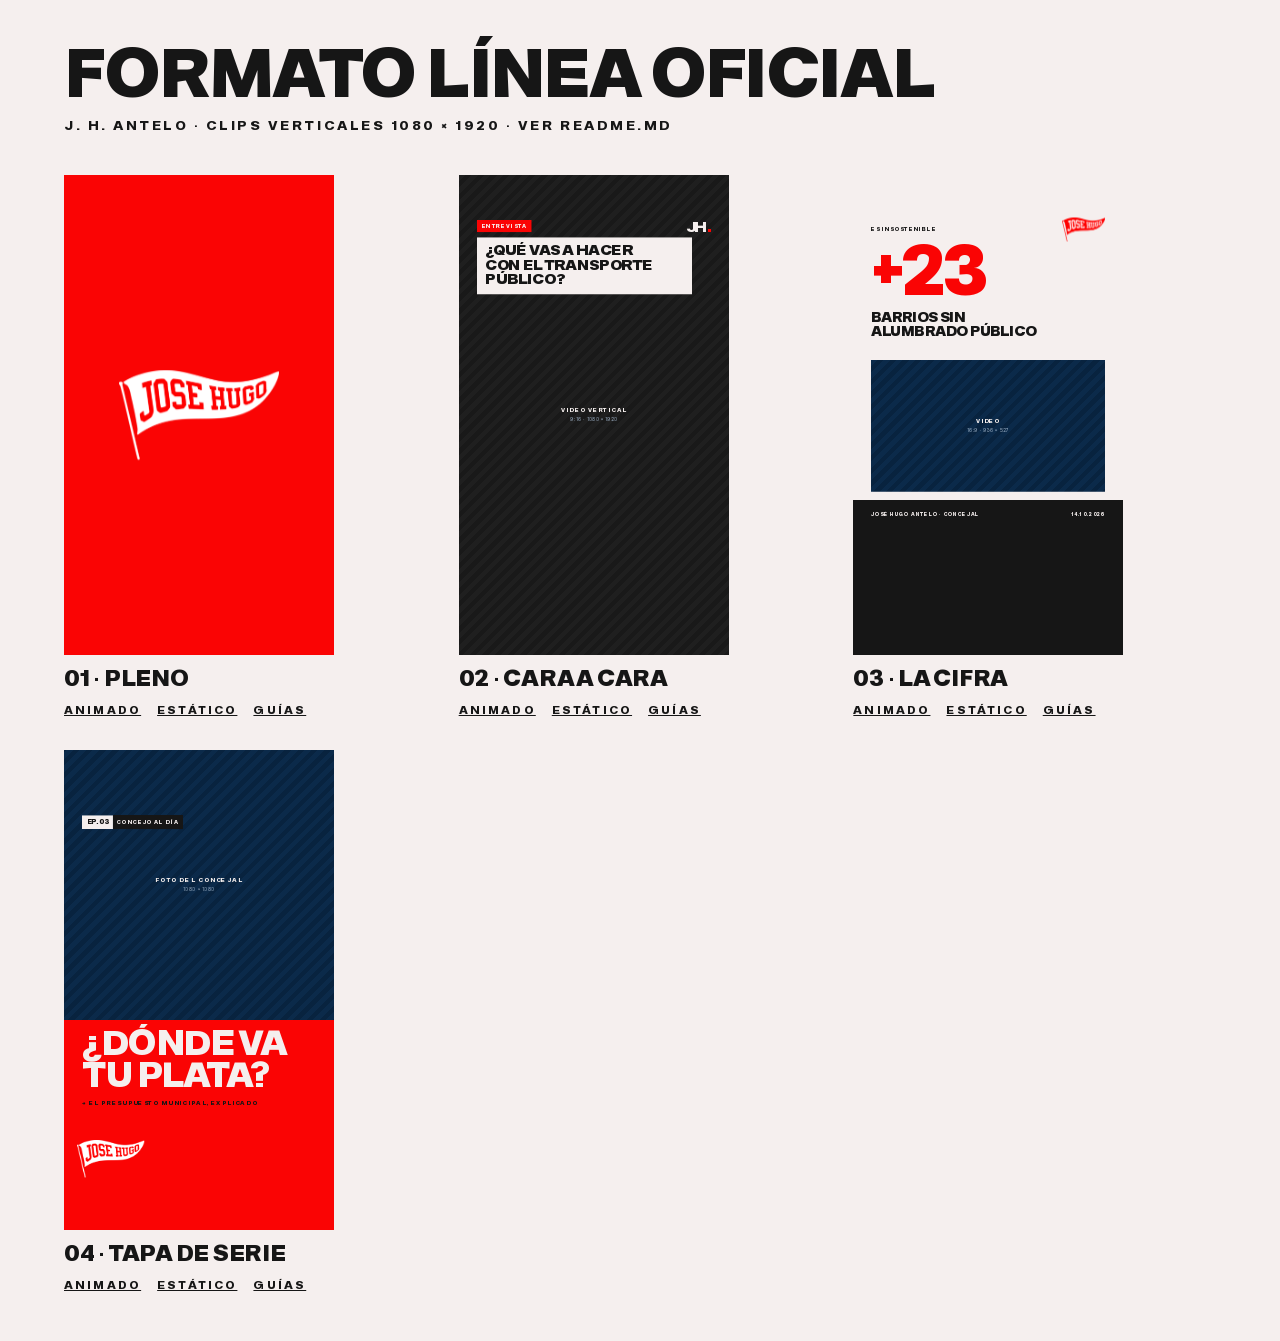
<file: clipera/formato-linea-oficial/index.html>
<!DOCTYPE html>
<html lang="es"><head><meta charset="utf-8"><title>Formato Línea Oficial — J. H. Antelo</title>
<style>
@font-face{font-family:"Bastardo Grotesk";src:url("assets/fonts/BastardoGrotesk-Bold.ttf") format("truetype");font-weight:700}
@font-face{font-family:"Bastardo Grotesk";src:url("assets/fonts/BastardoGrotesk-Black.ttf") format("truetype");font-weight:900}
body{margin:0;background:#F5EFEE;color:#161616;font-family:"Bastardo Grotesk",sans-serif;padding:48px clamp(20px,5vw,72px)}
a{color:#161616}a:hover{color:#FA0404}
h1{margin:0 0 8px;font-weight:900;font-size:clamp(40px,6vw,72px);line-height:.88;letter-spacing:-.03em;text-transform:uppercase}
p{margin:0 0 40px;font-weight:700;font-size:14px;letter-spacing:.18em;text-transform:uppercase}
.grid{display:grid;grid-template-columns:repeat(auto-fill,minmax(270px,1fr));gap:32px}
.card{display:flex;flex-direction:column;gap:12px}
.frame{width:270px;height:480px;overflow:hidden;background:#161616}
.frame iframe{width:1080px;height:1920px;border:0;transform:scale(.25);transform-origin:0 0}
.card b{font-weight:900;font-size:24px;text-transform:uppercase;letter-spacing:-.01em}
.links{display:flex;gap:16px;font-weight:700;font-size:12px;letter-spacing:.18em;text-transform:uppercase}
</style></head>
<body>
<h1>Formato Línea Oficial</h1>
<p>J. H. Antelo · Clips verticales 1080 × 1920 · Ver README.md</p>
<div class="grid">
<div class="card"><div class="frame"><iframe src="formatos/pleno.html" title="Pleno"></iframe></div><b>01 · Pleno</b><div class="links"><a href="formatos/pleno.html">Animado</a><a href="formatos/pleno.html?static">Estático</a><a href="formatos/pleno.html?guias">Guías</a></div></div>
<div class="card"><div class="frame"><iframe src="formatos/cara-a-cara.html" title="Cara a cara"></iframe></div><b>02 · Cara a cara</b><div class="links"><a href="formatos/cara-a-cara.html">Animado</a><a href="formatos/cara-a-cara.html?static">Estático</a><a href="formatos/cara-a-cara.html?guias">Guías</a></div></div>
<div class="card"><div class="frame"><iframe src="formatos/la-cifra.html" title="La cifra"></iframe></div><b>03 · La cifra</b><div class="links"><a href="formatos/la-cifra.html">Animado</a><a href="formatos/la-cifra.html?static">Estático</a><a href="formatos/la-cifra.html?guias">Guías</a></div></div>
<div class="card"><div class="frame"><iframe src="formatos/tapa-serie.html" title="Tapa de serie"></iframe></div><b>04 · Tapa de serie</b><div class="links"><a href="formatos/tapa-serie.html">Animado</a><a href="formatos/tapa-serie.html?static">Estático</a><a href="formatos/tapa-serie.html?guias">Guías</a></div></div>
</div>
</body></html>
</file>
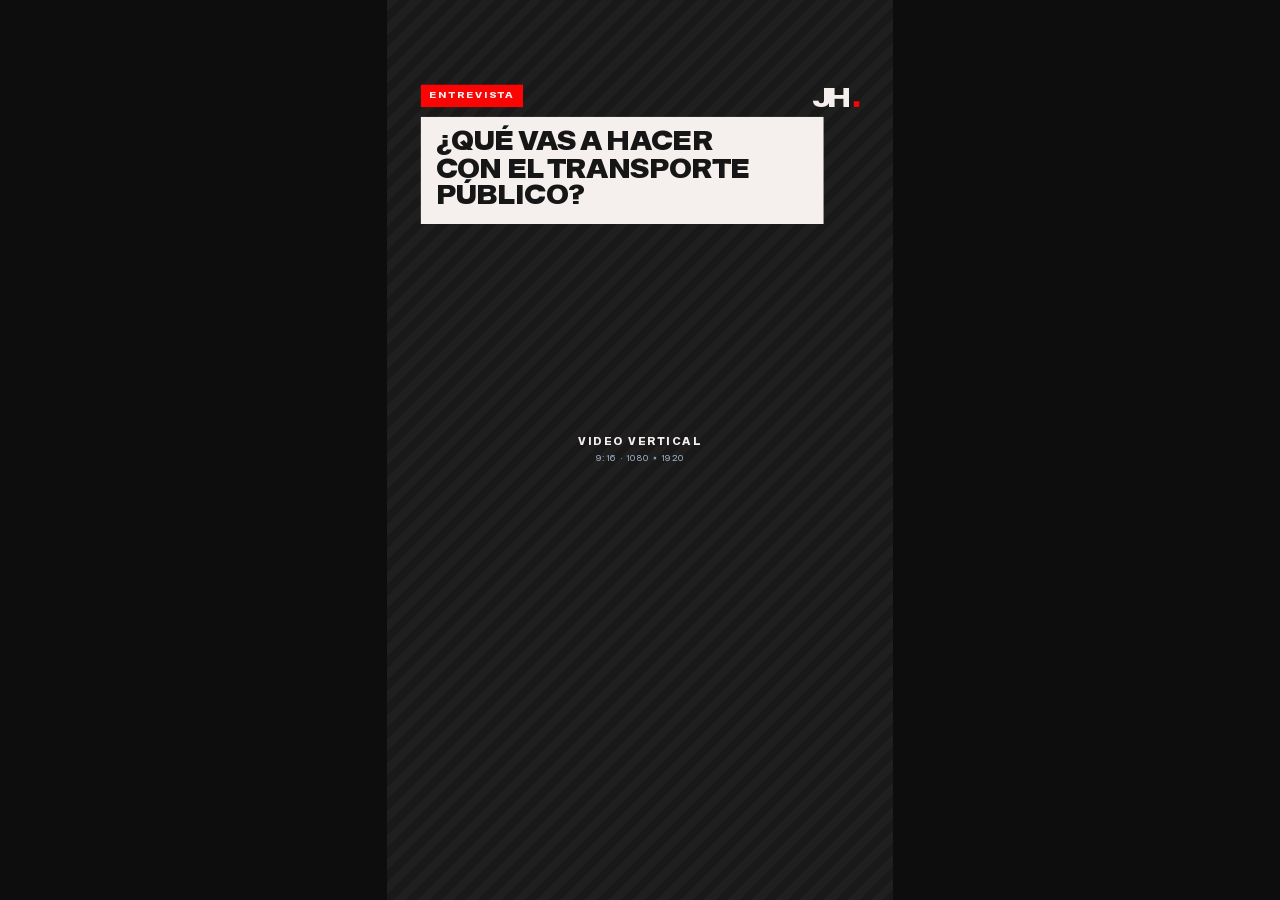
<file: clipera/formato-linea-oficial/formatos/cara-a-cara.html>
<!DOCTYPE html>
<html lang="es"><head><meta charset="utf-8"><title>02 · Cara a cara — Formato Línea Oficial</title><link rel="stylesheet" href="base.css"></head>
<body data-loop="9000" data-guia="std">
<div class="stage" style="background:#161616">
<div class="abs slot dark" data-slot="video" style="inset:0"><b>Video vertical</b><small>9:16 · 1080 × 1920</small></div>
<div class="abs" data-layer="pregunta" style="left:72px;top:180px;width:860px;display:flex;flex-direction:column;align-items:flex-start;gap:20px">
<span data-fx="wipe-l" data-in="150" data-dur="300" style="background:#FA0404;color:#F5EFEE;font-weight:700;font-size:22px;letter-spacing:.18em;text-transform:uppercase;padding:12px 18px">Entrevista</span>
<div data-fx="wipe-l" data-in="300" style="background:#F5EFEE;padding:28px 32px"><h1 data-fx="up" data-in="450" style="margin:0;font-weight:900;font-size:64px;line-height:.9;letter-spacing:-.03em;text-transform:uppercase;color:#161616;text-wrap:balance">¿Qué vas a hacer con el transporte público?</h1></div>
</div>
<div class="abs" data-layer="monograma" data-fx="fade" data-in="200" style="right:72px;top:188px;font-weight:900;font-size:64px;line-height:.78;letter-spacing:-.09em;color:#F5EFEE;white-space:nowrap">JH<i style="display:inline-block;width:.19em;height:.19em;background:#FA0404;margin-left:.14em"></i></div>
<div class="abs" data-layer="lower-third" style="left:72px;top:1060px;display:flex;align-items:stretch">
<span data-fx="grow-y" data-in="800" data-dur="250" data-out="4600" style="display:block;width:14px;background:#FA0404;transform-origin:bottom"></span>
<div data-fx="wipe-l" data-in="950" data-dur="350" data-out="4450" style="background:#F5EFEE;padding:18px 26px">
<div data-fx="up" data-in="1080" data-out="4300" style="display:flex;flex-direction:column;gap:6px"><span style="font-weight:900;font-size:40px;line-height:.9;letter-spacing:-.02em;text-transform:uppercase;color:#161616">José Hugo Antelo</span><span class="kicker" style="font-size:18px;color:#161616">Concejal · Santa Cruz de la Sierra</span></div>
</div>
</div>
<div class="abs subs" data-subs data-wrap="box" style="left:72px;top:1210px;width:936px;font-weight:900;font-size:68px;line-height:1.18;letter-spacing:-.02em;text-transform:uppercase;color:#F5EFEE;--hl:#ECA400"><script type="application/json">[
{"t":1200,"d":1400,"text":"Primero hay que"},
{"t":2600,"d":1600,"text":"*ordenar las rutas*"},
{"t":4200,"d":2200,"text":"y después hablar de tarifas."},
{"t":6400,"d":2200,"text":"Eso es lo que *propongo*."}
]</script></div>
</div>
<script src="motion.js"></script>
</body></html>
</file>
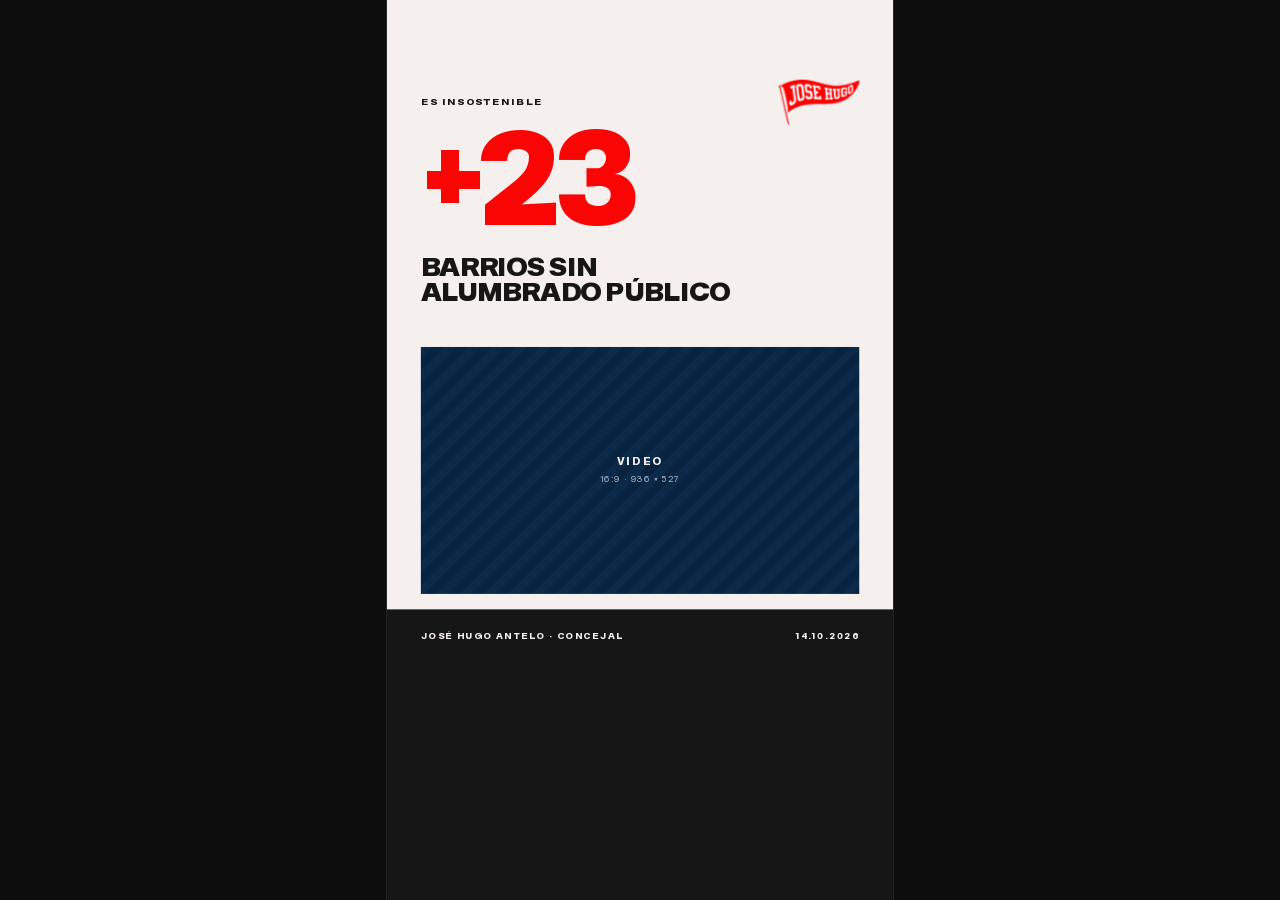
<file: clipera/formato-linea-oficial/formatos/la-cifra.html>
<!DOCTYPE html>
<html lang="es"><head><meta charset="utf-8"><title>03 · La cifra — Formato Línea Oficial</title><link rel="stylesheet" href="base.css"></head>
<body data-loop="9000" data-guia="std">
<div class="stage" style="background:#F5EFEE">
<div class="abs" data-layer="cabecera" style="left:72px;top:170px;width:936px;display:flex;flex-direction:column;gap:20px">
<div style="display:flex;justify-content:space-between;align-items:center">
<span class="kicker" data-fx="up" data-in="100" style="color:#161616">Es insostenible</span>
<img data-layer="banderin" data-fx="left" data-in="200" src="../assets/banderines/banderin-rojo.png" alt="José Hugo" style="height:96px;width:auto;display:block">
</div>
<span data-layer="cifra" data-fx="fade" data-in="200" data-dur="200" data-count="23" data-prefix="+" data-count-in="200" data-count-dur="900" style="font-weight:900;font-size:300px;line-height:.8;letter-spacing:-.05em;color:#FA0404;font-variant-numeric:tabular-nums">+23</span>
<span data-fx="up" data-in="950" style="font-weight:900;font-size:60px;line-height:.9;letter-spacing:-.03em;text-transform:uppercase;color:#161616;text-wrap:balance">Barrios sin alumbrado público</span>
</div>
<div class="abs slot" data-slot="video" data-fx="wipe-l" data-in="600" data-dur="450" style="left:72px;top:740px;width:936px;height:527px"><b>Video</b><small>16:9 · 936 × 527</small></div>
<div class="abs" data-layer="banda" data-fx="wipe-b" data-in="800" data-dur="450" style="left:0;top:1300px;width:1080px;height:620px;background:#161616;padding:48px 72px;display:flex;flex-direction:column;gap:36px">
<div data-fx="up" data-in="1100" style="display:flex;justify-content:space-between;align-items:center;gap:24px"><span class="kicker" style="font-size:20px;color:#F5EFEE">José Hugo Antelo · Concejal</span><span class="kicker" style="font-size:20px;color:#F5EFEE">14.10.2026</span></div>
<div class="subs" data-subs style="font-weight:900;font-size:72px;line-height:.94;letter-spacing:-.02em;text-transform:uppercase;color:#F5EFEE;--hl:#ECA400"><script type="application/json">[
{"t":1400,"d":1400,"text":"Son 23 barrios"},
{"t":2800,"d":1800,"text":"que *pagan impuestos*"},
{"t":4600,"d":2000,"text":"y viven a oscuras."},
{"t":6600,"d":2000,"text":"Eso tiene que *cambiar*."}
]</script></div>
</div>
</div>
<script src="motion.js"></script>
</body></html>
</file>
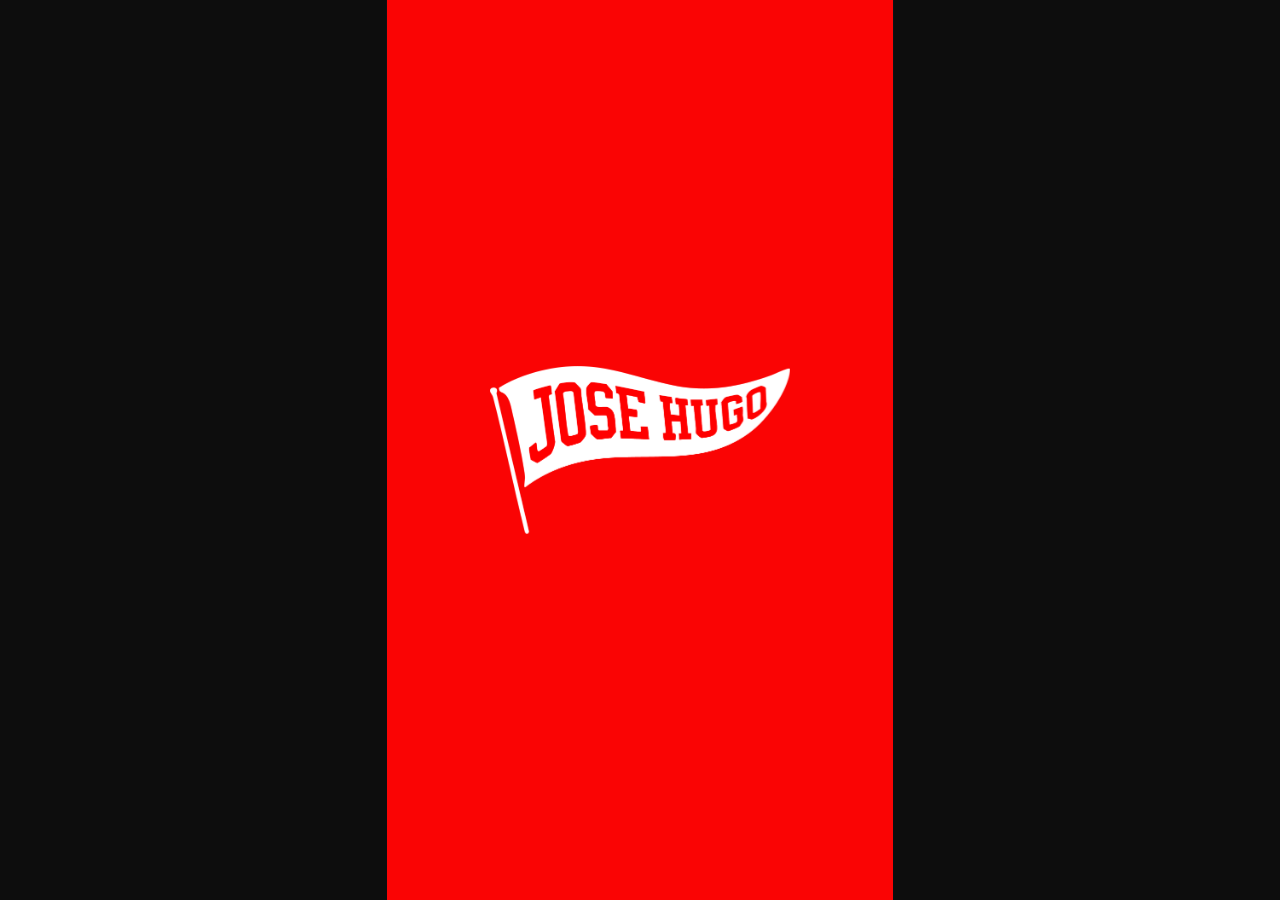
<file: clipera/formato-linea-oficial/formatos/pleno.html>
<!DOCTYPE html>
<html lang="es"><head><meta charset="utf-8"><title>01 · Pleno — Formato Línea Oficial</title><link rel="stylesheet" href="base.css"></head>
<body data-loop="9200" data-guia="std">
<div class="stage" style="background:#011B34">
<div class="abs" data-layer="encabezado" data-fx="wipe-t" data-in="0" style="left:0;top:0;width:1080px;height:380px;background:#F5EFEE;padding:0 72px 44px;display:flex;flex-direction:column;justify-content:flex-end;gap:24px">
<span class="kicker" data-fx="up" data-in="200" style="color:#161616">Sesión del Concejo Municipal</span>
<h1 data-fx="up" data-in="280" style="margin:0;font-weight:900;font-size:86px;line-height:.88;letter-spacing:-.03em;text-transform:uppercase;color:#161616;text-wrap:balance">Más luz para los distritos del sur</h1>
</div>
<img class="abs" data-layer="banderin" data-fx="left" data-in="450" src="../assets/banderines/banderin-blanco.png" alt="José Hugo" style="left:48px;top:425px;width:221px;height:123px">
<div class="abs slot" data-slot="video" data-fx="fade" data-in="300" style="left:0;top:592px;width:1080px;height:608px"><b>Video de la sesión</b><small>16:9 · 1080 × 608</small></div>
<div class="abs" data-layer="bloque-inferior" data-fx="wipe-b" data-in="350" data-dur="450" style="left:0;top:1216px;width:1080px;height:704px;background:#FA0404;padding:44px 72px;display:flex;flex-direction:column">
<div style="display:flex;justify-content:space-between;align-items:flex-end;gap:24px">
<div data-layer="nombre" data-fx="up" data-in="650" style="display:flex;flex-direction:column;gap:8px"><span style="font-weight:900;font-size:44px;line-height:.9;letter-spacing:-.02em;text-transform:uppercase;color:#F5EFEE">José Hugo Antelo</span><span class="kicker" style="font-size:20px;color:#F5EFEE">Concejal · Santa Cruz</span></div>
<div data-layer="fecha" data-fx="up" data-in="720" style="display:flex;flex-direction:column;gap:8px;align-items:flex-end;text-align:right"><span style="font-weight:900;font-size:44px;line-height:.9;letter-spacing:-.02em;text-transform:uppercase;color:#F5EFEE">14 Oct 2026</span><span class="kicker" style="font-size:20px;color:#F5EFEE">Sesión ordinaria</span></div>
</div>
<span data-fx="wipe-l" data-in="700" style="display:block;height:3px;background:#F5EFEE;margin:32px 0 36px"></span>
<div class="subs" data-subs style="font-weight:900;font-size:78px;line-height:.94;letter-spacing:-.02em;text-transform:uppercase;color:#F5EFEE;--hl:#161616"><script type="application/json">[
{"t":1000,"d":2200,"text":"Cada barrio tiene que tener luz"},
{"t":3200,"d":2200,"text":"*antes de fin de año*."},
{"t":5400,"d":2200,"text":"Lo vamos a pedir en esta sesión."}
]</script></div>
</div>
<div class="abs outro" data-layer="cierre" data-fx="wipe-b" data-in="7800" style="inset:0;background:#FA0404;display:flex;align-items:center;justify-content:center"><img src="../assets/banderines/banderin-blanco.png" alt="José Hugo" data-fx="up" data-in="8050" style="width:640px"></div>
</div>
<script src="motion.js"></script>
</body></html>
</file>
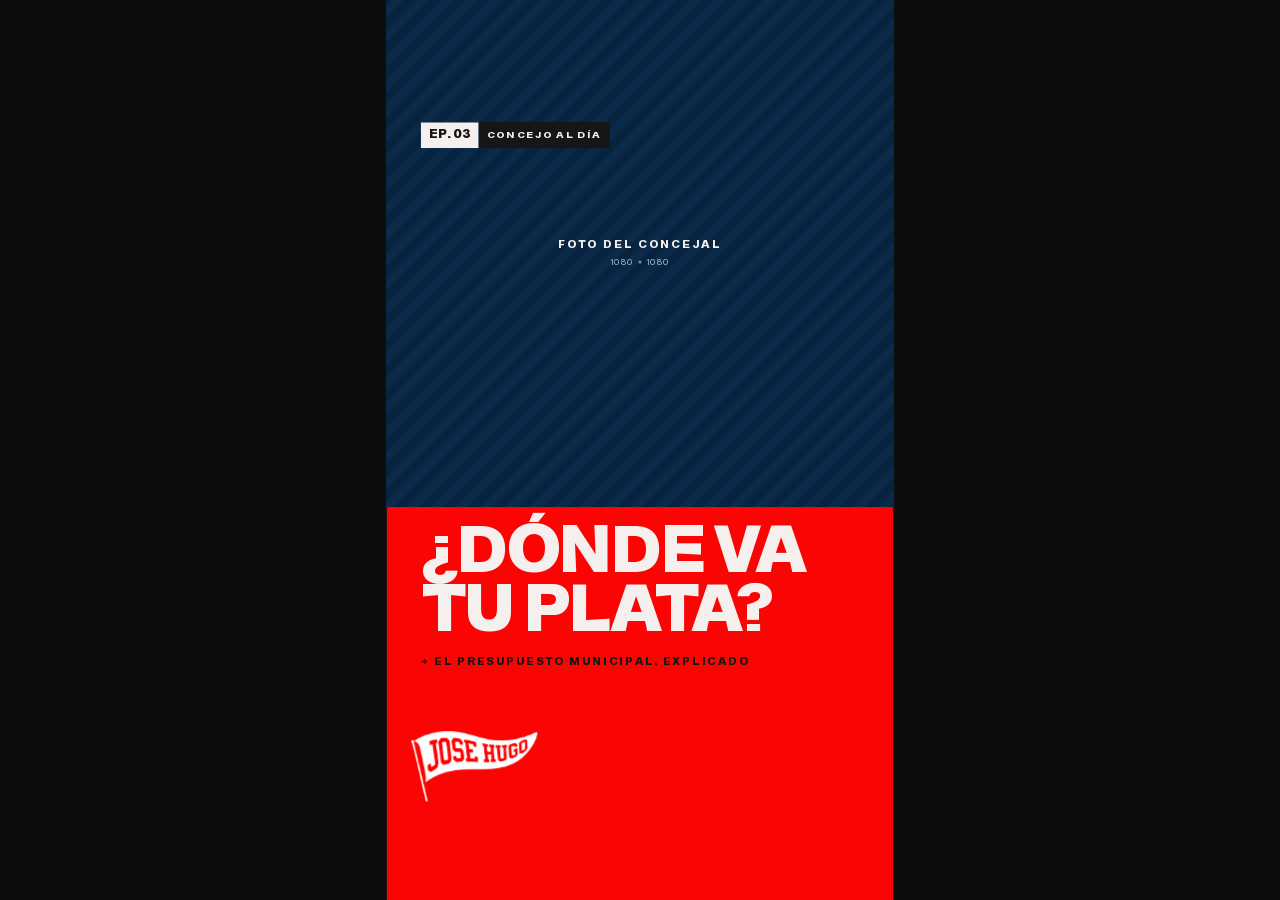
<file: clipera/formato-linea-oficial/formatos/tapa-serie.html>
<!DOCTYPE html>
<html lang="es"><head><meta charset="utf-8"><title>04 · Tapa de serie — Formato Línea Oficial</title><link rel="stylesheet" href="base.css"></head>
<body data-loop="6000" data-guia="tapa">
<div class="stage" style="background:#FA0404">
<div class="abs" style="left:0;top:0;width:1080px;height:1080px;overflow:hidden">
<div class="slot" data-slot="foto" data-fx="push" data-in="0" data-dur="6000" data-ease="linear" style="width:100%;height:100%"><b>Foto del concejal</b><small>1080 × 1080</small></div>
</div>
<div class="abs" data-layer="etiquetas" style="left:72px;top:260px;display:flex;align-items:center">
<span data-fx="wipe-l" data-in="300" data-dur="300" style="background:#F5EFEE;color:#161616;font-weight:900;font-size:28px;letter-spacing:.04em;text-transform:uppercase;padding:12px 18px">Ep. 03</span>
<span data-fx="wipe-l" data-in="420" data-dur="300" style="background:#161616;color:#F5EFEE;font-weight:700;font-size:22px;letter-spacing:.18em;text-transform:uppercase;padding:16px 18px">Concejo al día</span>
</div>
<div class="abs" data-layer="titulo" style="left:72px;top:1120px;width:936px;display:flex;flex-direction:column;gap:28px">
<h1 style="margin:0;font-weight:900;font-size:150px;line-height:.84;letter-spacing:-.04em;text-transform:uppercase;color:#F5EFEE"><span data-fx="up" data-in="500" style="display:block">¿Dónde va</span><span data-fx="up" data-in="580" style="display:block">tu plata?</span></h1>
<span class="kicker" data-fx="up" data-in="800" style="font-size:24px;color:#161616">→ El presupuesto municipal, explicado</span>
</div>
<img class="abs" data-layer="banderin" data-fx="left" data-in="900" src="../assets/banderines/banderin-blanco.png" alt="José Hugo" style="left:52px;top:1560px;height:150px;width:auto">
</div>
<script src="motion.js"></script>
</body></html>
</file>
<file: clipera/formato-linea-oficial/formatos/base.css>
@font-face{font-family:"Bastardo Grotesk";src:url("../assets/fonts/BastardoGrotesk-Thin.ttf") format("truetype");font-weight:100}
@font-face{font-family:"Bastardo Grotesk";src:url("../assets/fonts/BastardoGrotesk-Light.ttf") format("truetype");font-weight:300}
@font-face{font-family:"Bastardo Grotesk";src:url("../assets/fonts/BastardoGrotesk-Regular.ttf") format("truetype");font-weight:400}
@font-face{font-family:"Bastardo Grotesk";src:url("../assets/fonts/BastardoGrotesk-Semibold.ttf") format("truetype");font-weight:600}
@font-face{font-family:"Bastardo Grotesk";src:url("../assets/fonts/BastardoGrotesk-Bold.ttf") format("truetype");font-weight:700}
@font-face{font-family:"Bastardo Grotesk";src:url("../assets/fonts/BastardoGrotesk-Black.ttf") format("truetype");font-weight:900}
html,body{margin:0;height:100%;background:#0d0d0d;overflow:hidden}
.stage{position:absolute;left:50%;top:50%;width:1080px;height:1920px;overflow:hidden;transform:translate(-50%,-50%);font-family:"Bastardo Grotesk",sans-serif;-webkit-font-smoothing:antialiased;cursor:pointer}
.stage *{box-sizing:border-box}
.abs{position:absolute}
.kicker{font-weight:700;font-size:22px;letter-spacing:.18em;text-transform:uppercase}
.slot{background:repeating-linear-gradient(135deg,#0B2A4A 0 18px,#08233F 18px 36px);display:flex;flex-direction:column;align-items:center;justify-content:center;gap:12px;color:#F5EFEE}
.slot.dark{background:repeating-linear-gradient(135deg,#1F1F1F 0 18px,#191919 18px 36px)}
.slot b{font-weight:700;font-size:24px;letter-spacing:.18em;text-transform:uppercase}
.slot small{font-size:20px;letter-spacing:.1em;color:#9FB3C8}
.subs{display:grid}
.subs>script{display:none}
.subs>.cue{grid-area:1/1;margin:0;text-wrap:balance}
.w{display:inline-block}
.hl{color:var(--hl)}
.box{background:#161616;padding:2px 16px;box-decoration-break:clone;-webkit-box-decoration-break:clone}
.guia{position:absolute;background:rgba(0,200,255,.18);pointer-events:none;z-index:99;font:700 22px/1 "Bastardo Grotesk",sans-serif;letter-spacing:.18em;text-transform:uppercase;color:#00C8FF;display:flex;align-items:center;justify-content:center}
</file>
